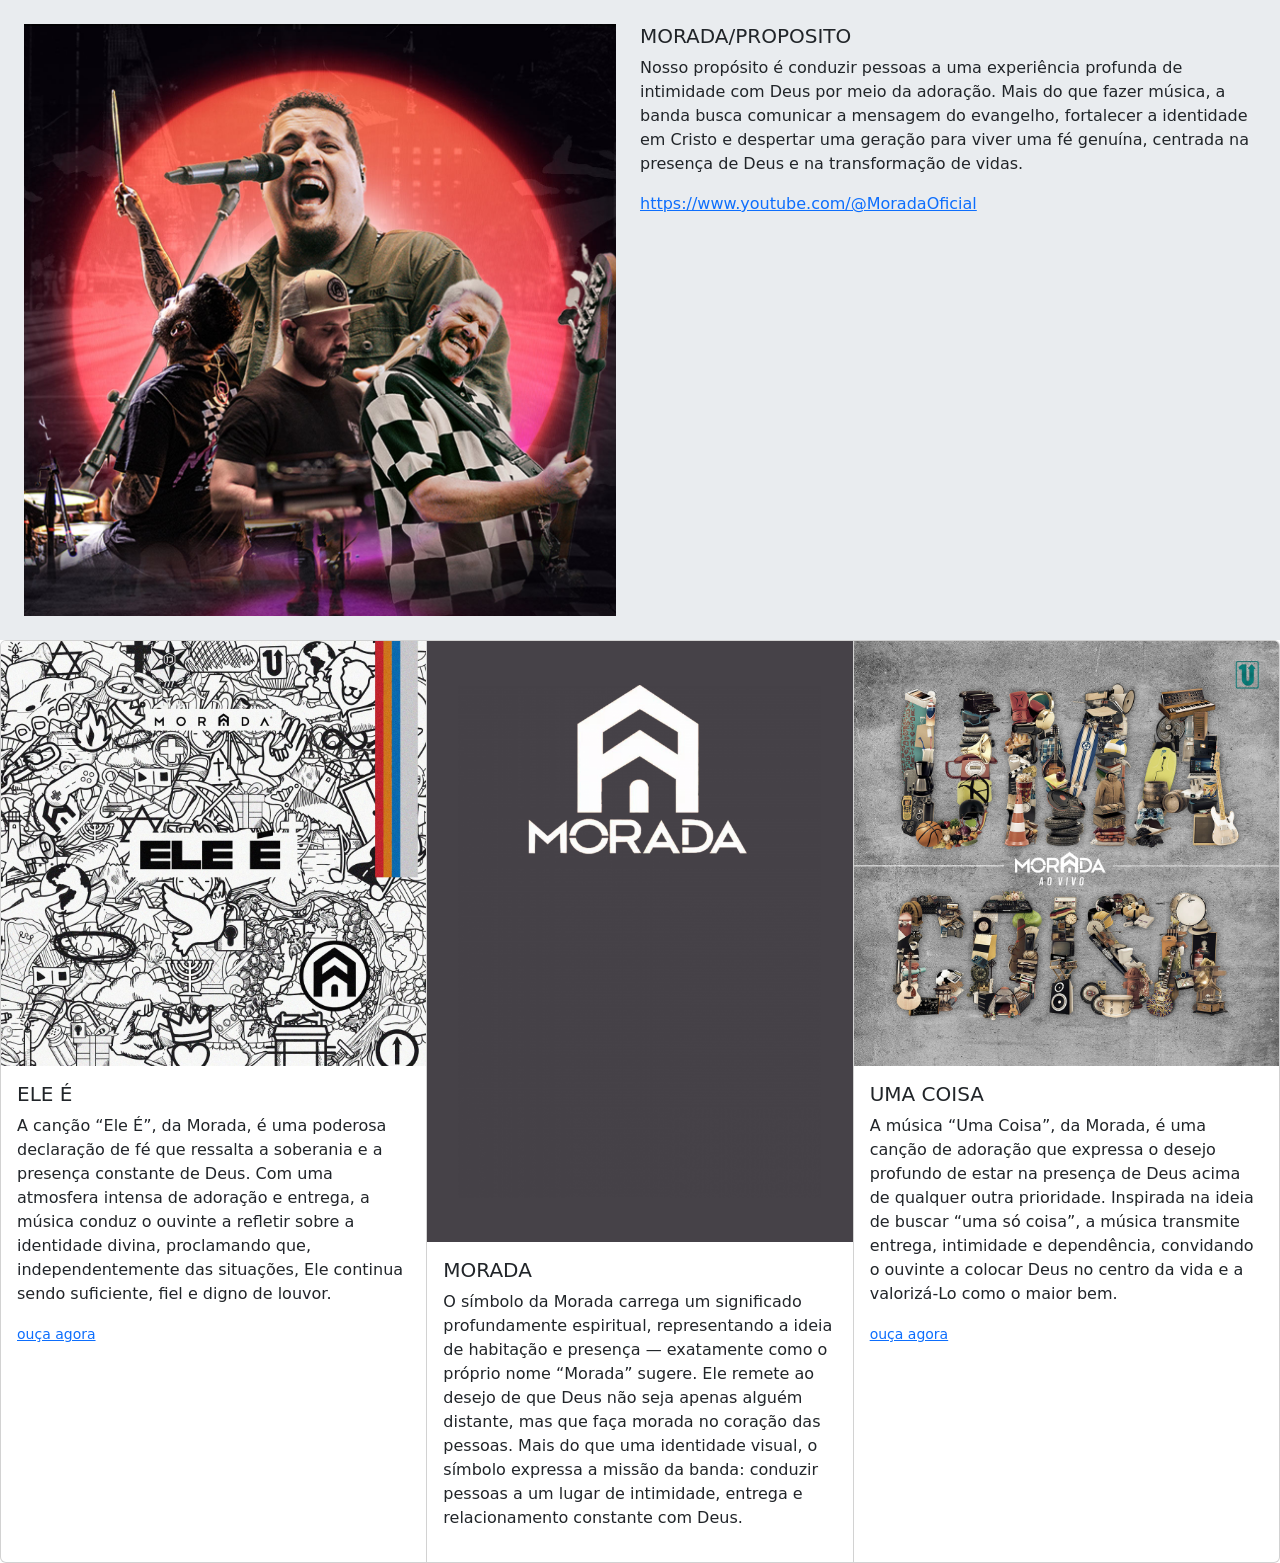
<file: bootstrap/index.html>
<!DOCTYPE html>
<html lang="en">
<head>
    <meta charset="UTF-8">
    <meta name="viewport" content="width=device-width, initial-scale=1.0">
     
    

    <link href="https://cdn.jsdelivr.net/npm/bootstrap@5.3.8/dist/css/bootstrap.min.css" rel="stylesheet" integrity="sha384-sRIl4kxILFvY47J16cr9ZwB07vP4J8+LH7qKQnuqkuIAvNWLzeN8tE5YBujZqJLB" crossorigin="anonymous">
<script src="https://cdn.jsdelivr.net/npm/bootstrap@5.3.8/dist/js/bootstrap.bundle.min.js" 
integrity="sha384-FKyoEForCGlyvwx9Hj09JcYn3nv7wiPVlz7YYwJrWVcXK/BmnVDxM+D2scQbITxI" crossorigin="anonymous"></script>

<div class="row g-0 bg-body-secondary position-relative">
  <div class="col-md-6 mb-md-0 p-md-4">
    <img src="img/1900x1900-000000-80-0-0 banda.jpg" class="w-100" alt="...">
  </div>
  <div class="col-md-6 p-4 ps-md-0">
    <h5 class="mt-0">MORADA/PROPOSITO</h5>
    <p>Nosso propósito é conduzir pessoas a uma experiência profunda de intimidade com Deus por meio da adoração. Mais do que fazer música, a banda busca comunicar a mensagem do evangelho, fortalecer a identidade em Cristo e despertar uma geração para viver uma fé genuína, centrada na presença de Deus e na transformação de vidas.</p>
    <a href="https://www.youtube.com/@MoradaOficial" class="stretched-link">https://www.youtube.com/@MoradaOficial</a>
  </div>


    </div>
  </div>
</div>
 


 
<title>Aula bootstrap</title>
</head>
<body>
 <div class="card-group">
  <div class="card">
    <img src="img/0x1900-000000-80-0-0 ele e.jpg" class="card-img-top" alt="...">
    <div class="card-body">
      <h5 class="card-title">ELE É</h5>
      <p class="card-text">A canção “Ele É”, da Morada, é uma poderosa declaração de fé que ressalta a soberania e a presença constante de Deus. Com uma atmosfera intensa de adoração e entrega, a música conduz o ouvinte a refletir sobre a identidade divina, proclamando que, independentemente das situações, Ele continua sendo suficiente, fiel e digno de louvor.</p>
      <p class="card-text"><small class="text-body-secondary"> <a href="https://www.youtube.com/watch?v=nxhrMkuoN-g">ouça agora</a></small></p>
    </div>
  </div>
  <div class="card">
    <img src="img/banda-morada-5ac91350a97ad-estampa-304.png" class="card-img-top" alt="...">
    <div class="card-body">
      <h5 class="card-title">MORADA</h5>
      <p class="card-text">O símbolo da Morada carrega um significado profundamente espiritual, representando a ideia de habitação e presença — exatamente como o próprio nome “Morada” sugere. Ele remete ao desejo de que Deus não seja apenas alguém distante, mas que faça morada no coração das pessoas. Mais do que uma identidade visual, o símbolo expressa a missão da banda: conduzir pessoas a um lugar de intimidade, entrega e relacionamento constante com Deus.
</p>
      <p class="card-text"><small class="text-body-secondary"> </small></p>
    </div>
  </div>
  <div class="card">
    <img src="img/0x1900-000000-80-0-0 uma coisa.jpg" class="card-img-top" alt="...">
    <div class="card-body">
      <h5 class="card-title">UMA COISA</h5>
      <p class="card-text">A música “Uma Coisa”, da Morada, é uma canção de adoração que expressa o desejo profundo de estar na presença de Deus acima de qualquer outra prioridade. Inspirada na ideia de buscar “uma só coisa”, a música transmite entrega, intimidade e dependência, convidando o ouvinte a colocar Deus no centro da vida e a valorizá-Lo como o maior bem.</p>
      <p class="card-text"><small class="text-body-secondary"> <a href="https://www.youtube.com/watch?v=5oJXSpr76vA&list=RD5oJXSpr76vA&start_radio=1">ouça agora</a></small></p>
    </div>
  </div>
</div>
</div>
  </div>


    <script src="https://cdn.jsdelivr.net/npm/@popperjs/core@2.11.8/dist/umd/popper.min.js" integrity="sha384-I7E8VVD/ismYTF4hNIPjVp/Zjvgyol6VFvRkX/vR+Vc4jQkC+hVqc2pM8ODewa9r" crossorigin="anonymous"></script>
<script src="https://cdn.jsdelivr.net/npm/bootstrap@5.3.8/dist/js/bootstrap.min.js" integrity="sha384-G/EV+4j2dNv+tEPo3++6LCgdCROaejBqfUeNjuKAiuXbjrxilcCdDz6ZAVfHWe1Y" crossorigin="anonymous"></script>
    
</body>
</html>
</file>
